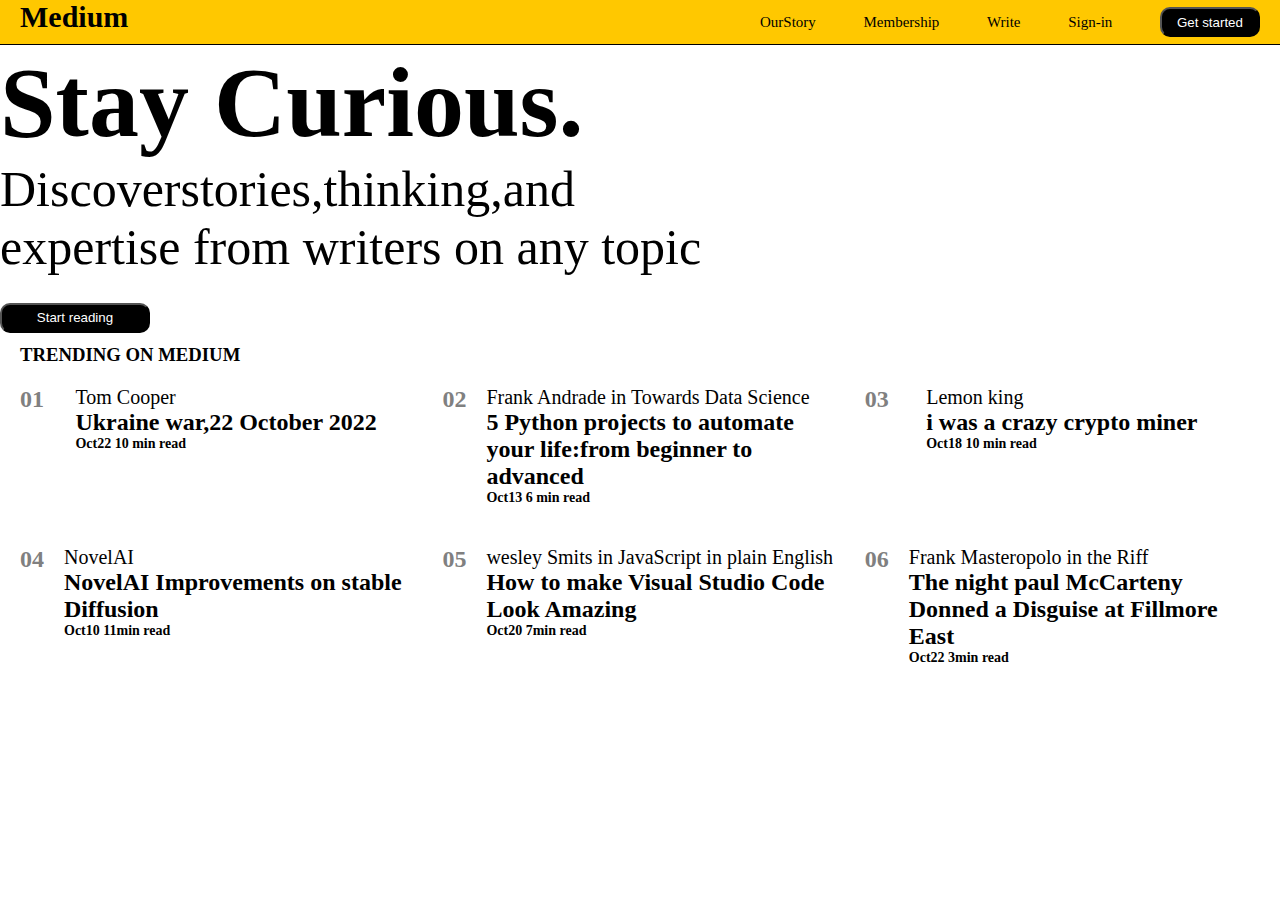
<file: index.html>
<!DOCTYPE html>
<html lang="en">

<head>
    <meta charset="UTF-8">
    <meta http-equiv="X-UA-Compatible" content="IE=edge">
    <meta name="viewport" content="width=device-width, initial-scale=1.0">
    <title>my html page</title>
    <link rel="stylesheet" href="./style.css">

</head>



<body>

    <header>
        <div class="Header-left">

            <div>
                <h2>Medium</h2>
            </div>
        </div>
        <div class="Header-right">
            <div>OurStory </div>
            <div>Membership</div>
            <div>Write</div>
            <div>Sign-in</div>
            <button type=" button ">Get started</button>

        </div>
    </header>

    <section>
        <div class="row">
            <h1>Stay Curious.</h1>
            <p>Discoverstories,thinking,and <br> expertise from writers on any topic
            </p>
            <a href=startreading.html>
                <button>Start reading</button>
            </a>
        </div>
    </section>
    <div class=" heading ">
        <h3>TRENDING ON MEDIUM</h3>
    </div>
    <article>
        <div class="new-article ">
            <div class="left ">
                <h2>01</h2>
            </div>
            <div class="right ">
                <h3>Tom Cooper</h3>
                <h2>Ukraine war,22 October 2022</h2>
                <h4>Oct22 10 min read</h4>
            </div>
        </div>
        <div class="new-article ">
            <div class="left ">
                <h2>02</h2>
            </div>
            <div class="right ">
                <h3>Frank Andrade in Towards Data Science</h3>
                <h2>5 Python projects to automate your life:from beginner to advanced</h2>
                <h4>Oct13 6 min read</h4>
            </div>
        </div>
        <div class="new-article ">
            <div class="left ">
                <h2>03</h2>
            </div>
            <div class="right ">
                <h3>Lemon king</h3>
                <h2>i was a crazy crypto miner</h2>
                <h4>Oct18 10 min read</h4>
            </div>
        </div>
        <div class="new-article ">
            <div class="left ">
                <h2>04</h2>
            </div>
            <div class="right ">
                <h3>NovelAI</h3>
                <h2>NovelAI Improvements on stable Diffusion</h2>
                <h4>Oct10 11min read</h4>
            </div>
        </div>
        <div class="new-article ">
            <div class="left ">
                <h2>05</h2>
            </div>
            <div class="right ">
                <h3>wesley Smits in JavaScript in plain English</h3>
                <h2>How to make Visual Studio Code Look Amazing</h2>
                <h4>Oct20 7min read</h4>
            </div>
        </div>
        <div class="new-article ">
            <div class="left ">
                <h2>06</h2>
            </div>
            <div class="right ">
                <h3>Frank Masteropolo in the Riff</h3>
                <h2>The night paul McCarteny Donned a Disguise at Fillmore East</h2>
                <h4>Oct22 3min read</h4>
            </div>
        </div>

    </article>
</body>

</html>
</file>
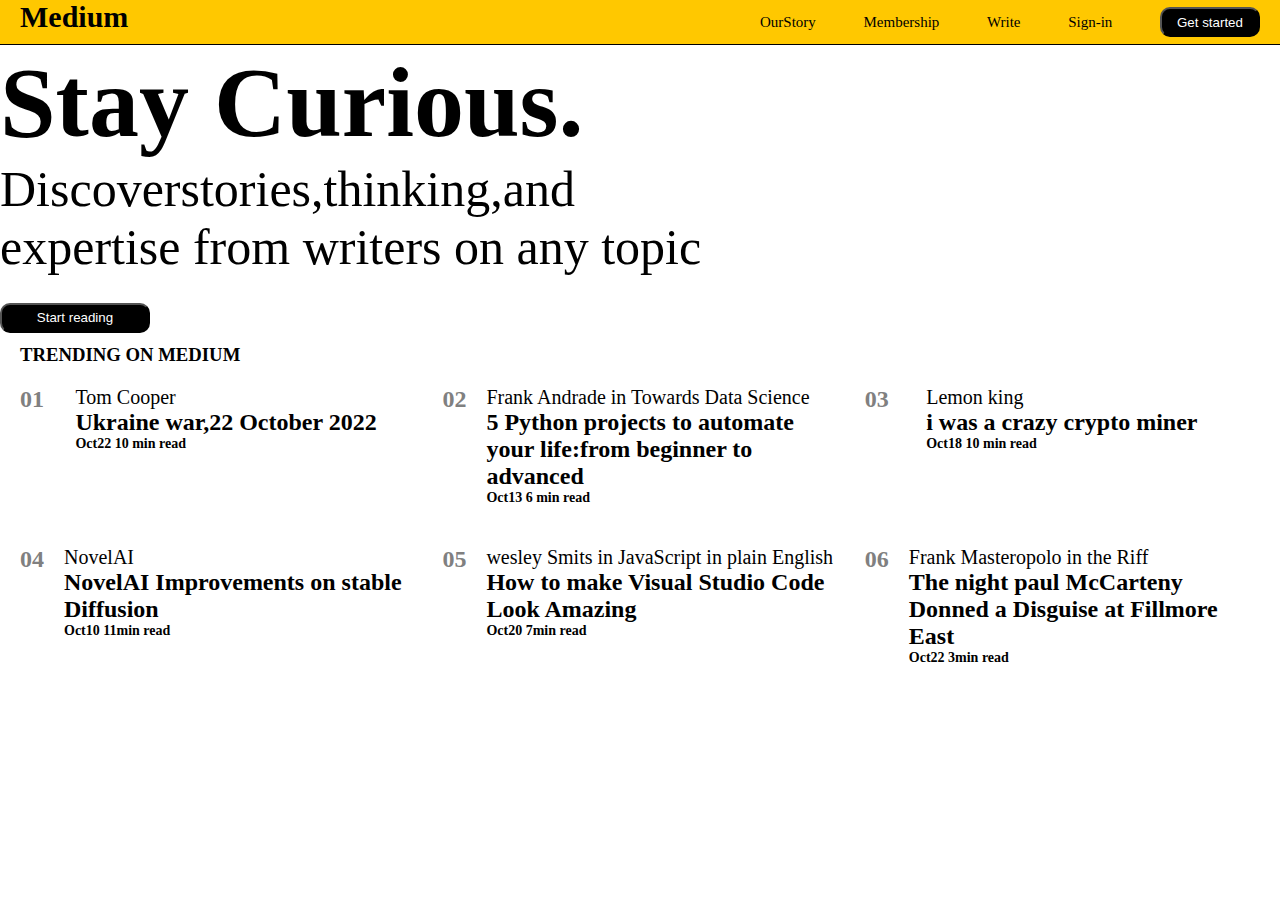
<file: new page.html>
<!DOCTYPE html>
<html lang="en">

<head>
    <meta charset="UTF-8">
    <meta http-equiv="X-UA-Compatible" content="IE=edge">
    <meta name="viewport" content="width=device-width, initial-scale=1.0">
    <title>my html page</title>
    <link rel="stylesheet" href="style.css">
</head>

<body>

    <body>
        <header>
            <div class="Header-left">

                <div>
                    <h2>Medium</h2>
                </div>
            </div>
            <div class="Header-right">
                <div>OurStory </div>
                <div>Membership</div>
                <div>Write</div>
                <div>Sign-in</div>
                <button type=" button ">Get started</button>

            </div>
        </header>

        <section>
            <div class="row">
                <h1>Stay Curious.</h1>
                <p>Discoverstories,thinking,and <br> expertise from writers on any topic
                </p>
                <button type=" button ">Start reading</button>
            </div>
        </section>
        <div class=" heading ">
            <h3>TRENDING ON MEDIUM</h3>
        </div>
        <article>
            <div class="new-article ">
                <div class="left ">
                    <h2>01</h2>
                </div>
                <div class="right ">
                    <h3>Tom Cooper</h3>
                    <h2>Ukraine war,22 October 2022</h2>
                    <h4>Oct22 10 min read</h4>
                </div>
            </div>
            <div class="new-article ">
                <div class="left ">
                    <h2>02</h2>
                </div>
                <div class="right ">
                    <h3>Frank Andrade in Towards Data Science</h3>
                    <h2>5 Python projects to automate your life:from beginner to advanced</h2>
                    <h4>Oct13 6 min read</h4>
                </div>
            </div>
            <div class="new-article ">
                <div class="left ">
                    <h2>03</h2>
                </div>
                <div class="right ">
                    <h3>Lemon king</h3>
                    <h2>i was a crazy crypto miner</h2>
                    <h4>Oct18 10 min read</h4>
                </div>
            </div>
            <div class="new-article ">
                <div class="left ">
                    <h2>04</h2>
                </div>
                <div class="right ">
                    <h3>NovelAI</h3>
                    <h2>NovelAI Improvements on stable Diffusion</h2>
                    <h4>Oct10 11min read</h4>
                </div>
            </div>
            <div class="new-article ">
                <div class="left ">
                    <h2>05</h2>
                </div>
                <div class="right ">
                    <h3>wesley Smits in JavaScript in plain English</h3>
                    <h2>How to make Visual Studio Code Look Amazing</h2>
                    <h4>Oct20 7min read</h4>
                </div>
            </div>
            <div class="new-article ">
                <div class="left ">
                    <h2>06</h2>
                </div>
                <div class="right ">
                    <h3>Frank Masteropolo in the Riff</h3>
                    <h2>The night paul McCarteny Donned a Disguise at Fillmore East</h2>
                    <h4>Oct22 3min read</h4>
                </div>
            </div>

        </article>
    </body>

</html>
</file>
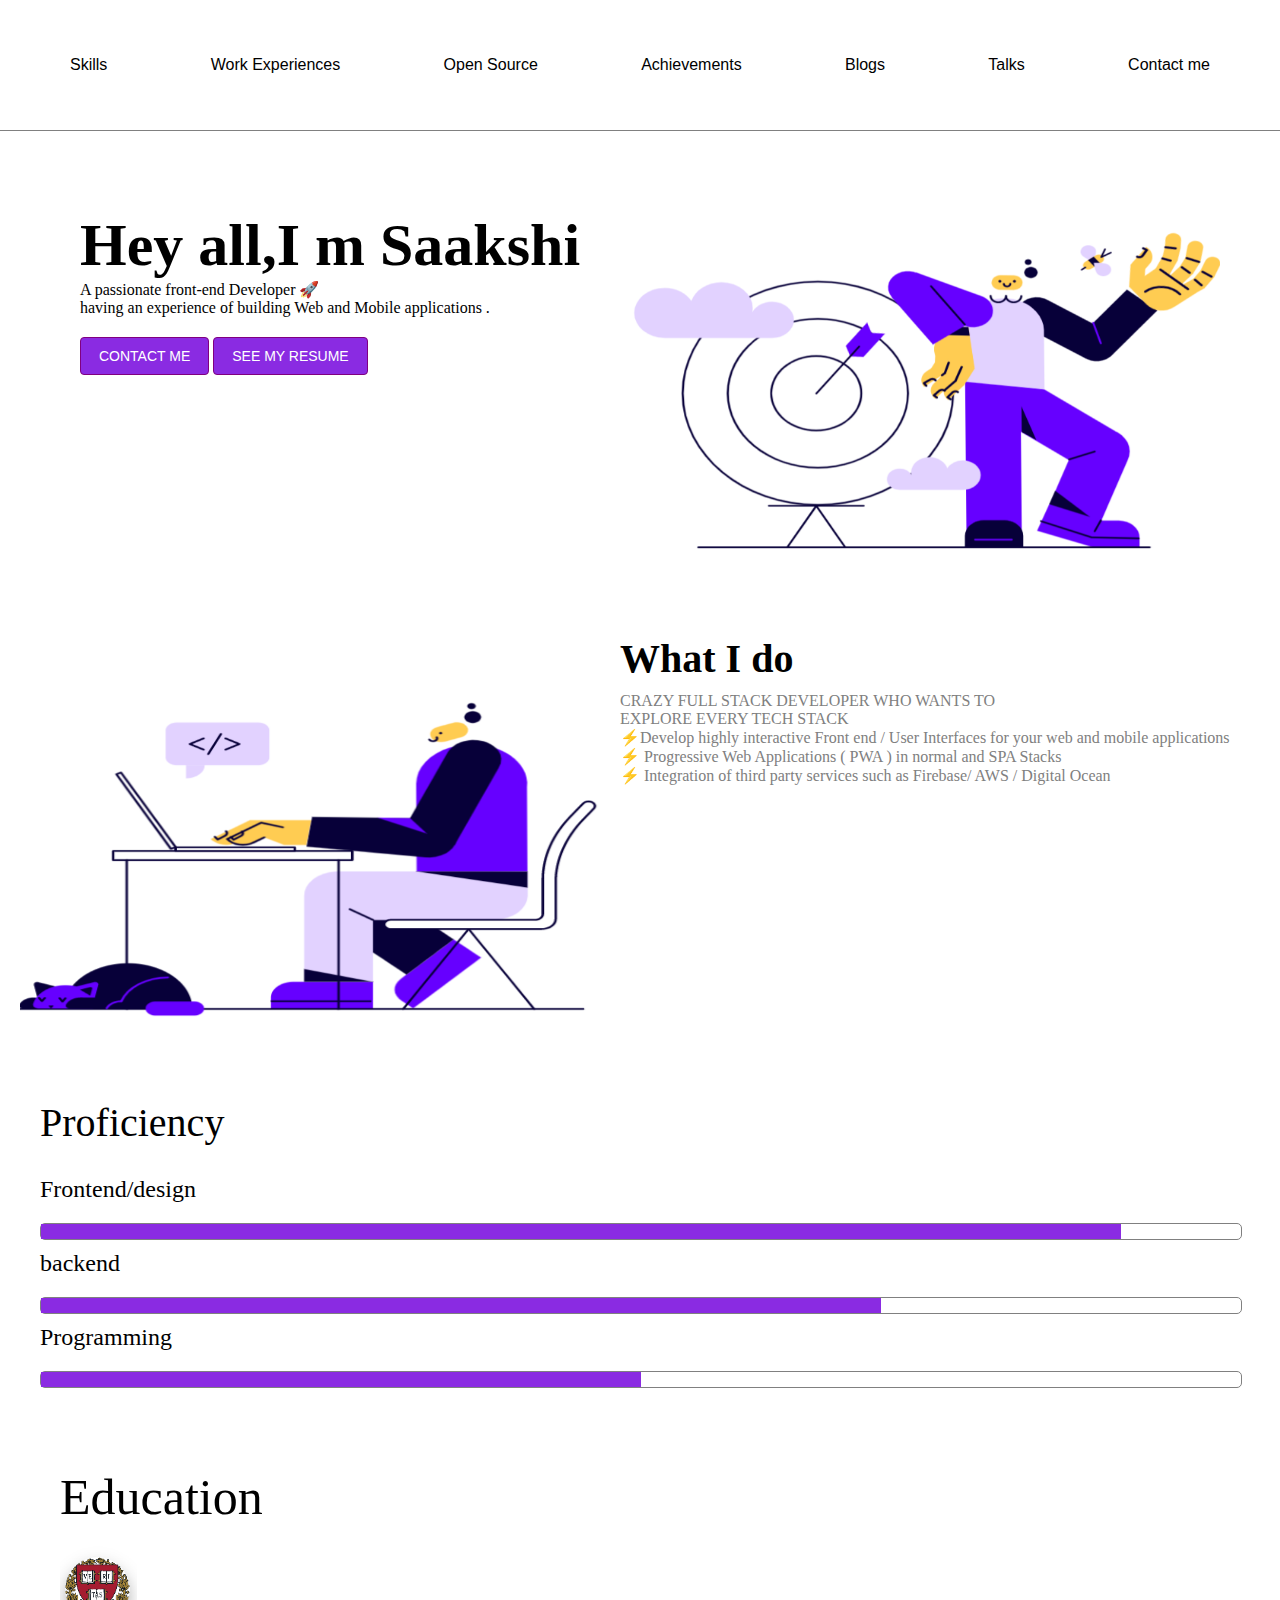
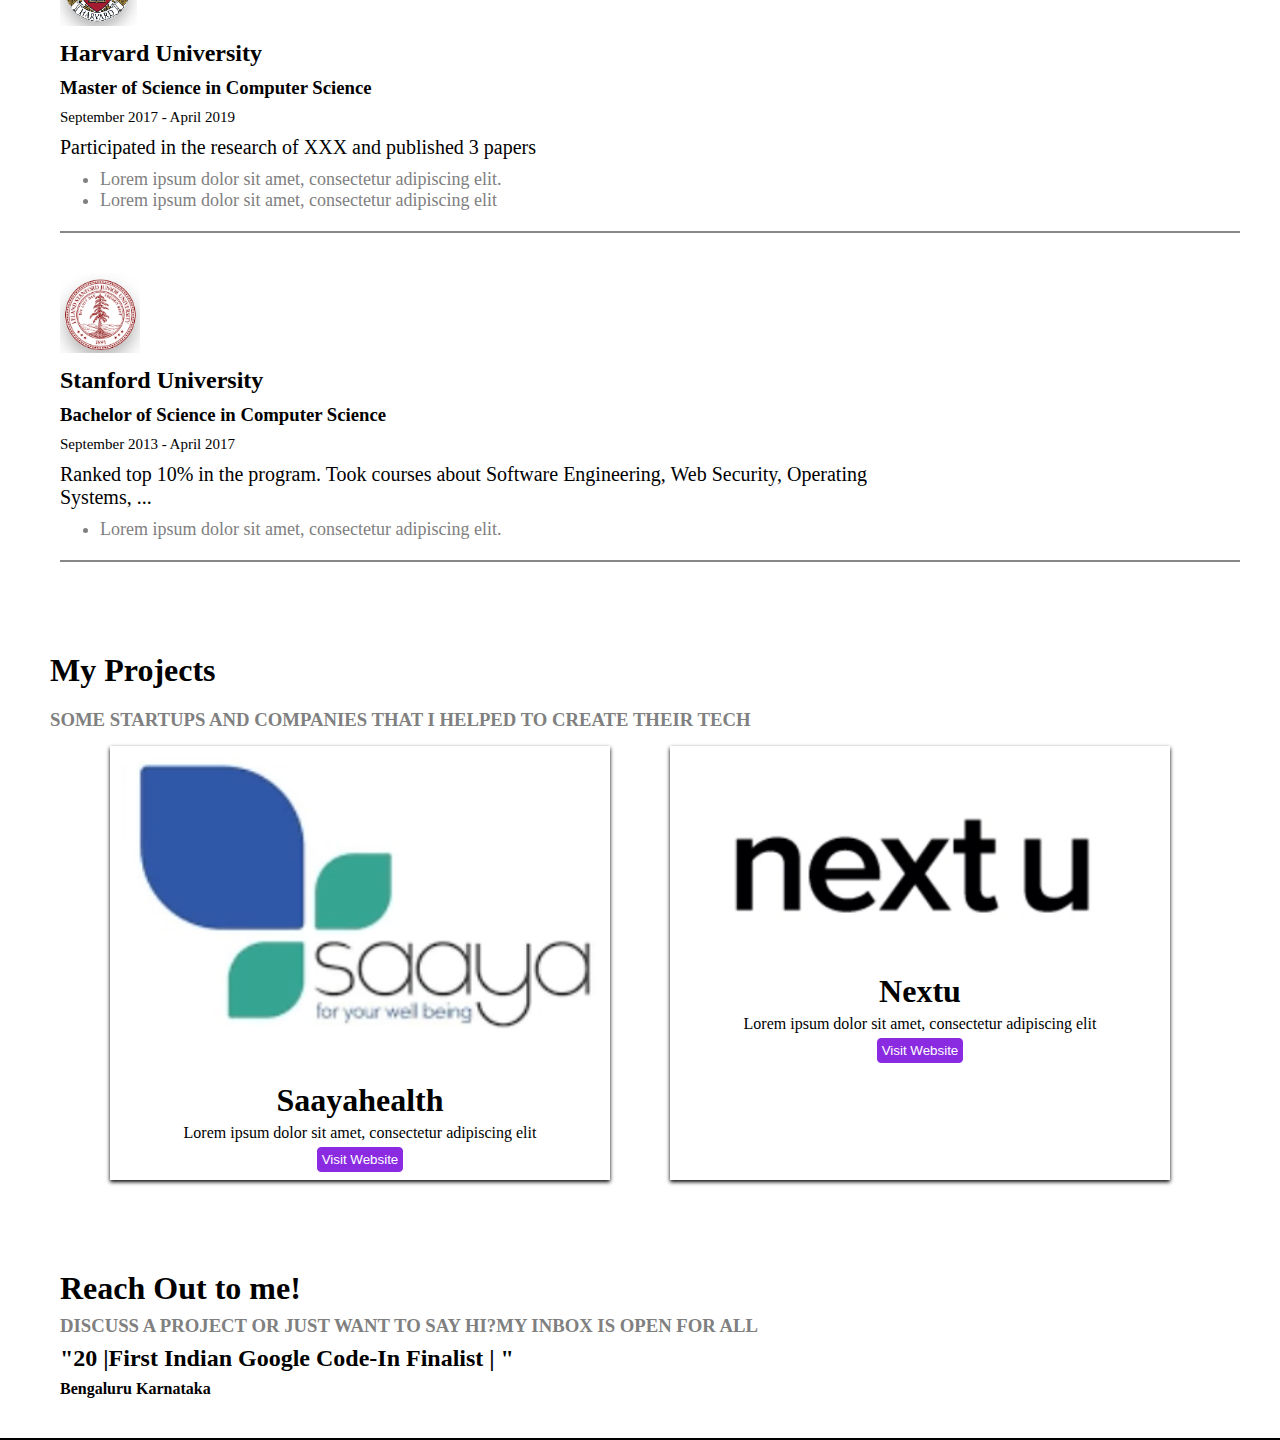
<file: startreading.html>
<!DOCTYPE html>
<html lang="en">

<head>
    <meta charset="UTF-8">
    <meta http-equiv="X-UA-Compatible" content="IE=edge">
    <meta name="viewport" content="width=device-width, initial-scale=1.0">
    <title>start reading about me</title>
    <link rel="stylesheet" href="style.css">
</head>

<body>
    <div class="Top">
        <button>Skills</button>
        <button>Work Experiences</button>
        <button>Open Source</button>
        <button>Achievements</button>
        <button>Blogs</button>
        <button>Talks</button>
        <button>Contact me</button>
    </div>
    <section class="second-page-section">
        <div class="section-left">
            <h1>Hey all,I m Saakshi</h1>
            <p>A passionate front-end Developer 🚀 <br>having an experience of building Web and Mobile applications .</p>
            <button>CONTACT ME</button>
            <button>SEE MY RESUME</button>
        </div>
        <div class="section-right">
            <p>
                <img src="./assets/port.png "></p>
        </div>
    </section>
    <article class="second-page-article ">
        <div class="article-left ">
            <img src="./assets/port2.png ">
        </div>
        <div class="article-right ">
            <h2>What I do</h2>
            <p>CRAZY FULL STACK DEVELOPER WHO WANTS TO<br> EXPLORE EVERY TECH STACK<br>⚡Develop highly interactive Front end / User Interfaces for your web and mobile applications <br>⚡ Progressive Web Applications ( PWA ) in normal and SPA Stacks<br> ⚡
                Integration of third party services such as Firebase/ AWS / Digital Ocean </p>

        </div>
    </article>
    <div class="progress ">
        <h1>Proficiency</h1>

        <h2>Frontend/design</h2>

        <div class="progress-bar1 ">
            <div class=" progress-bar-fill1 "></div>
        </div>
        <h2>backend</h2>
        <div class="progress-bar2 ">
            <div class=" progress-bar-fill2 "></div>
        </div>
        <h2>Programming</h2>
        <div class="progress-bar3 ">
            <div class=" progress-bar-fill3 "></div>
        </div>
    </div>
    <div class="details ">
        <div class=" details1 ">
            <h1>Education</h1>
            <img src="./assets/h1.png">
            <h2>Harvard University</h2>
            <h3>Master of Science in Computer Science</h3>
            <h5>September 2017 - April 2019</h3>
                <h4>Participated in the research of XXX and published 3 papers</h2>
                    <ul>
                        <li>
                            Lorem ipsum dolor sit amet, consectetur adipiscing elit.
                        </li>
                        <li>Lorem ipsum dolor sit amet, consectetur adipiscing elit</li>
                    </ul>
        </div>
        <div class=" details2 ">
            <img src="./assets/h2.png ">
            <h2>Stanford University</h2>
            <h3>Bachelor of Science in Computer Science</h3>
            <h5>September 2013 - April 2017</h5>
            <h4>Ranked top 10% in the program. Took courses about Software Engineering, Web Security, Operating<br> Systems, ...</h4>
            <ul>
                <li>
                    Lorem ipsum dolor sit amet, consectetur adipiscing elit.
                </li>

            </ul>
        </div>
    </div>
    <div class="projects ">
        <h1>My Projects</h1>

        <h3>SOME STARTUPS AND COMPANIES THAT I HELPED TO CREATE THEIR TECH</h3>
        <div class="card ">

            <div class="card1 ">
                <img src="./assets/ig.png " lt="saya " style="width:100% ">
                <div class="container ">
                    <h1><b>Saayahealth</b></h1>
                    <p>Lorem ipsum dolor sit amet, consectetur adipiscing elit</p>
                    <button>Visit Website</button>
                </div>
            </div>
            <div class="card2 ">
                <img src="./assets/i2.png" alt=" nextu " style="width:100% ">
                <div class="container ">
                    <h1><b>Nextu</b></h1>
                    <p>Lorem ipsum dolor sit amet, consectetur adipiscing elit</p>
                    <button>Visit Website</button>
                </div>
            </div>
        </div>
    </div>
    <footer>
        <div class="footer-left ">
            <h1>Reach Out to me!</h1>
            <h3>DISCUSS A PROJECT OR JUST WANT TO SAY HI?MY INBOX IS OPEN FOR ALL</h3>
            <h2>"20 |First Indian Google Code-In Finalist | "
            </h2>
            <h4>Bengaluru Karnataka</h4>
        </div>
    </footer>


</body>

</html>
</file>
<file: style.css>
* {
    margin: 0;
    padding: 0;
}

header {
    padding: 0 20px;
    border-bottom: 1px solid;
    display: flex;
    justify-content: space-between;
    background-color: rgb(255, 200, 0);
}

.Header-left {
    font-size: 20px;
    margin-bottom: 10px;
}

.Header-right {
    display: flex;
    justify-content: space-between;
    font-size: 15px;
    width: 500px;
    align-items: center;
}

.Header-right button {
    background-color: black;
    color: white;
    border-radius: 10px;
    height: 30px;
    width: 100px;
}

section.home-page-section {
    display: flex;
    flex-wrap: wrap;
    justify-content: flex-start;
    background-color: rgb(255, 200, 0);
    border-bottom: 1px solid;
    height: 400px;
    padding-top: 60px;
    padding-left: 20px;
}

.row {
    font-size: 50px;
}

.row button {
    background-color: black;
    color: white;
    border-radius: 10px;
    height: 30px;
    width: 150px;
}

.heading h3 {
    margin-top: 10px;
    padding-left: 20px;
}

article {
    display: flex;
    flex-wrap: wrap;
}

.new-article {
    width: 33%;
    display: flex;
    margin-bottom: 20px;
    margin-top: 20px;
}

.new-article .left {
    flex-grow: 1;
    padding-left: 20px;
}

.new-article .right {
    flex-grow: 4;
}

.left h2 {
    color: grey;
}

.right h3 {
    font-size: 20px;
    font-weight: 100;
    padding-left: 20px;
}

.right h2 {
    font-size: 24px;
    padding-left: 20px;
}

.right h4 {
    font-size: 14px;
    padding-left: 20px;
}

.Top {
    padding: 40px;
    border-bottom: 1px solid;
    display: flex;
    justify-content: space-between;
}

.Top:hover {
    color: grey;
}

.Top Button {
    border: 2px solid white;
    background-color: white;
    color: black;
    padding: 14px 28px;
    font-size: 16px;
    cursor: pointer;
}

.Top Button:hover {
    background: rgba(245, 239, 239, 0.776);
}

section.second-page-section {
    display: flex;
    flex-wrap: wrap;
    padding: 40px;
}

.section-left {
    padding: 40px;
}

.section-left h1 {
    font-size: 60px;
}

.section-left button {
    border: 1px solid purple;
    color: white;
    background-color: blueviolet;
    font-size: 14px;
    cursor: pointer;
    padding: 10px 18px;
    margin-top: 20px;
    border-radius: 4px;
}

.section-left button:hover {
    background: white;
    color: purple;
    border-radius: 4px;
}

.section-right img {
    width: 600px;
    height: 400px;
}

article.second-page-article {
    display: flex;
    padding: 20px;
}

.article-left img {
    width: 600px;
    height: 400px;
}

.article-right h2 {
    margin-bottom: 10px;
    font-size: 40px;
}

.article-right p {
    padding-bottom: 2px;
    color: grey;
}

.progress {
    padding: 40px;
}

.progress h1 {
    padding-bottom: 20px;
    font-size: 40px;
    font-weight: 100;
}

.progress h2 {
    padding-bottom: 20px;
    font-weight: lighter;
    padding-top: 10px;
}

.progress-bar1 {
    width: 100%;
    height: 15px;
    border: 1px solid grey;
    border-radius: 5px;
    color: grey;
}

.progress-bar-fill1 {
    height: 15px;
    width: 90%;
    background: blueviolet;
}

.progress-bar2 {
    width: 100%;
    height: 15px;
    border: 1px solid grey;
    border-radius: 5px;
    color: grey;
}

.progress-bar-fill2 {
    height: 15px;
    width: 70%;
    background: blueviolet;
}

.progress-bar3 {
    width: 100%;
    height: 15px;
    border: 1px solid grey;
    border-radius: 5px;
    color: grey;
}

.progress-bar-fill3 {
    height: 15px;
    width: 50%;
    background: blueviolet;
}

.details {
    padding: 40px;
    padding-left: 60px;
}

.details1 h1 {
    font-size: 50px;
    font-weight: 100;
    padding-bottom: 20px;
}

.details1 img {
    padding-bottom: 10px;
    height: 80px;
}

.details1 {
    border-bottom: 2px solid rgba(128, 128, 128, 0.936);
}

.details1 h2 {
    padding-bottom: 10px;
}

.details1 h5 {
    font-weight: lighter;
    padding-bottom: 10px;
    padding-top: 10px;
    font-size: 15px;
}

.details1 h4 {
    font-size: 20px;
    font-weight: 300;
    padding-bottom: 10px;
}

.details1 ul {
    padding-left: 40px;
    color: grey;
    padding-bottom: 20px;
    font-size: 18px;
}

.details2 img {
    padding-bottom: 10px;
    height: 80px;
    padding-top: 40px;
}

.details2 {
    border-bottom: 2px solid rgba(128, 128, 128, 0.936);
}

.details2 h2 {
    padding-bottom: 10px;
}

.details2 h5 {
    font-weight: lighter;
    padding-bottom: 10px;
    padding-top: 10px;
    font-size: 15px;
}

.details2 h4 {
    font-size: 20px;
    font-weight: 300;
    padding-bottom: 10px;
}

.details2 ul {
    padding-left: 40px;
    color: grey;
    padding-bottom: 20px;
    font-size: 18px;
}

.projects {
    padding: 40px;
    margin: 10px;
}

.projects h3 {
    padding-bottom: 15px;
    color: grey;
    padding-top: 20px;
}

.card {
    display: flex;
    justify-content: space-evenly;
}

.card1 {
    box-shadow: 0px 2px 4px 0px;
    transition: 0.3 s;
    width: 500px;
}

.card2 {
    box-shadow: 0px 2px 4px 0px;
    transition: 0.3 s;
    width: 500px;
}

.container {
    text-align: center;
    padding: 8px 10px;
}

.container p {
    padding: 5px;
    padding-top: 5px;
}

.card button {
    color: white;
    background-color: blueviolet;
    border-radius: 4px;
    border: 1px solid blueviolet;
    padding: 4px;
}

footer {
    padding: 40px;
    padding-left: 60px;
    Border-bottom: 2px solid;
}

.footer-left h1 {
    padding-bottom: 8px;
}

.footer-left h3 {
    padding-bottom: 8px;
    color: grey;
}

.footer-left h4 {
    padding-top: 8px;
}

@media only screen and (min-width: 100px)and (max-width:400px) {
    .top {
        width: 100%;
    }
    .card {
        width: 100%;
        flex-direction: column;
    }
    .card1 {
        width: 500px;
        margin-bottom: 40px;
    }
    .details {
        width: 500px;
    }
    section.second-page-section {
        width: 100%;
    }
    .progress {
        width: 100%;
    }
}
</file>
